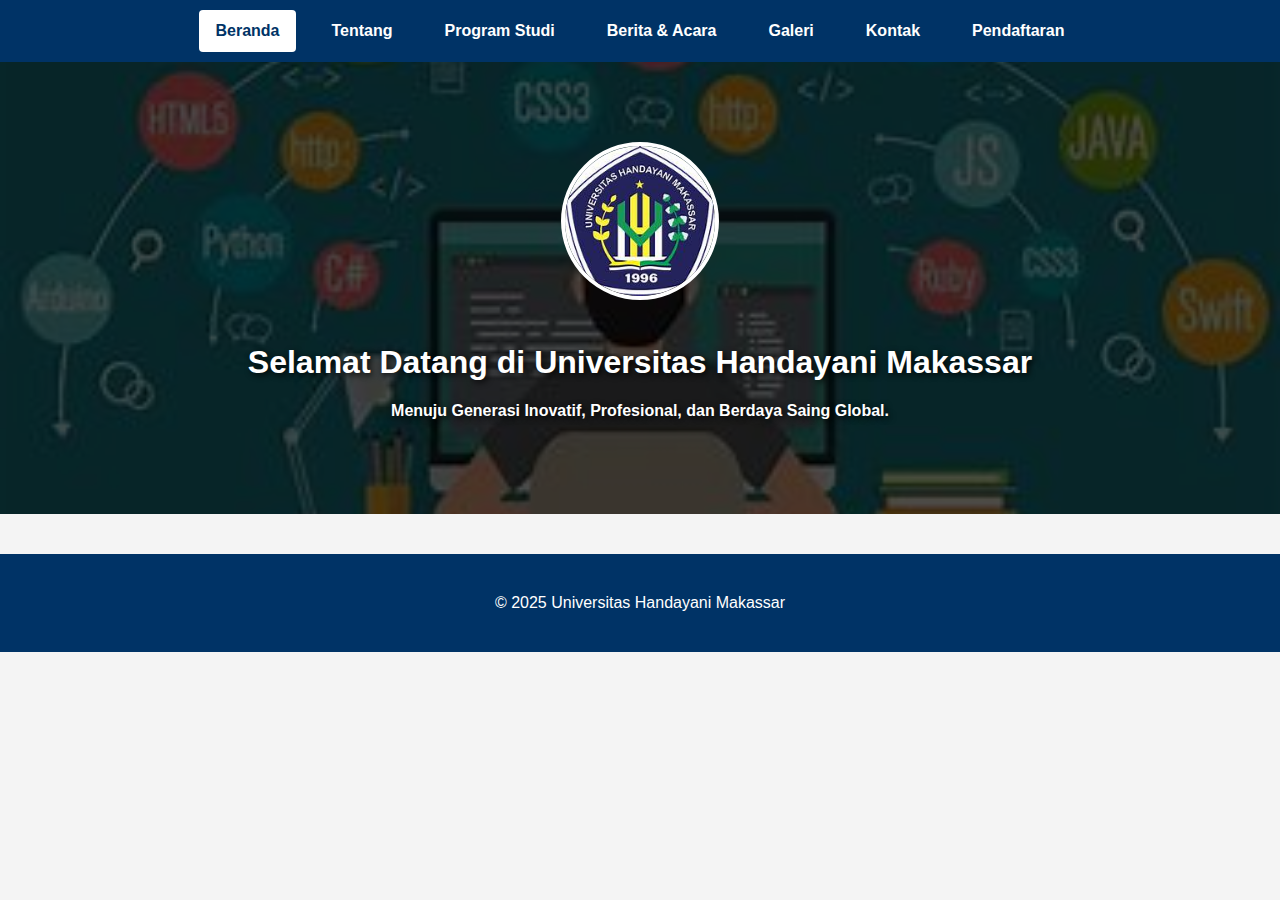
<file: index.html>
<!DOCTYPE html>
<html lang="id">
<head>
  <meta charset="UTF-8">
  <meta name="viewport" content="width=device-width, initial-scale=1.0">
  <title>Beranda - Universitas Handayani Makassar</title>
  <link rel="stylesheet" href="css/style.css">
</head>
<body>

  <!-- Header tanpa logo -->
  <header class="site-header">
    <nav>
      <ul class="nav-menu">
        <li><a href="index.html" class="active">Beranda</a></li>
        <li><a href="about.html">Tentang</a></li>
        <li><a href="programs.html">Program Studi</a></li>
        <li><a href="news.html">Berita & Acara</a></li>
        <li><a href="gallery.html">Galeri</a></li>
        <li><a href="contact.html">Kontak</a></li>
        <li><a href="admission.html">Pendaftaran</a></li>
      </ul>
    </nav>
  </header>

  <!-- Hero section -->
  <main>
    <section class="hero">
      <img src="images/fotokampus.jpg" alt="Logo Universitas Handayani Makassar" class="hero-logo bundar">
      <h1>Selamat Datang di Universitas Handayani Makassar</h1>
      <p>Menuju Generasi Inovatif, Profesional, dan Berdaya Saing Global.</p>
    </section>
  </main>

  <!-- Footer -->
  <footer>
    <p>&copy; 2025 Universitas Handayani Makassar</p>
  </footer>

</body>
</html>
</file>
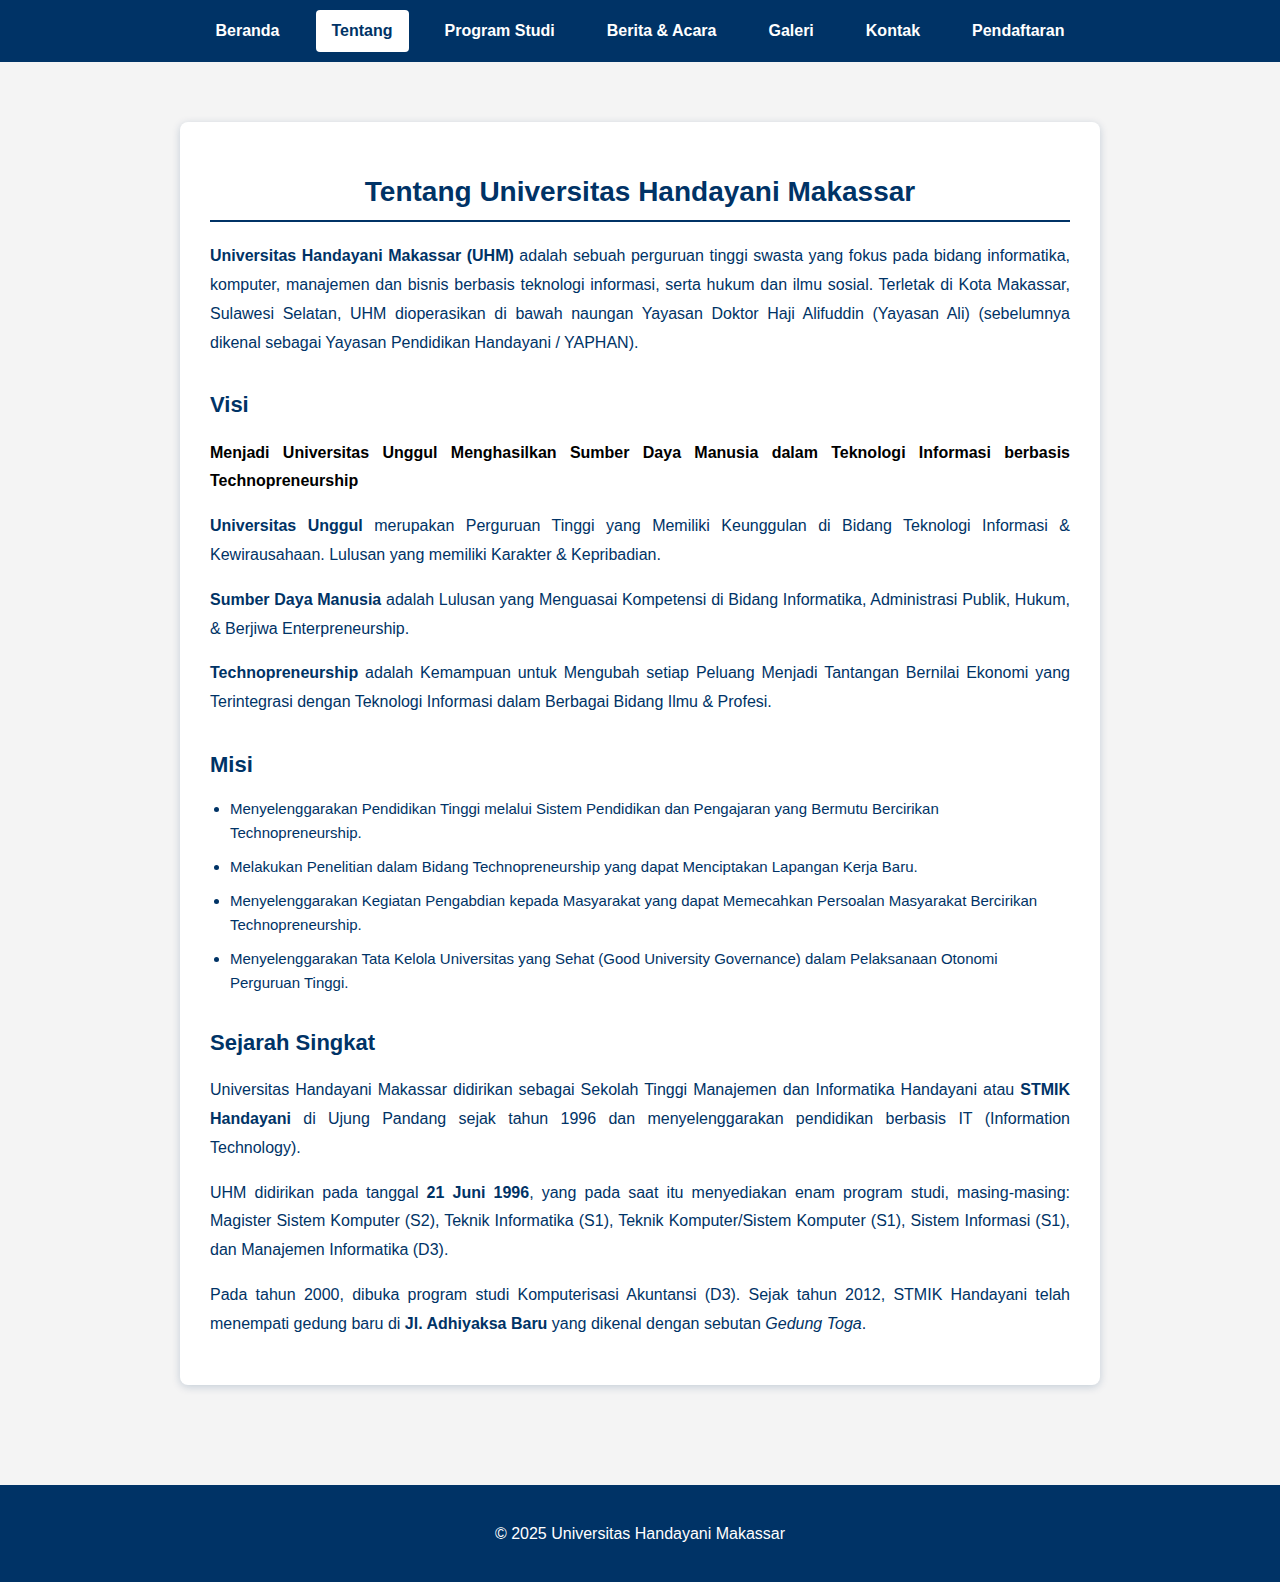
<file: about.html>
<!DOCTYPE html>
<html lang="id">
<head>
  <meta charset="UTF-8">
  <meta name="viewport" content="width=device-width, initial-scale=1">
  <title>Tentang - Universitas Handayani Makassar</title>
  <link rel="stylesheet" href="css/style.css">
</head>
<body>

  <!-- Navigasi -->
  <header>
    <nav>
      <ul class="nav-menu">
        <li><a href="index.html">Beranda</a></li>
        <li><a href="about.html" class="active">Tentang</a></li>
        <li><a href="programs.html">Program Studi</a></li>
        <li><a href="news.html">Berita & Acara</a></li>
        <li><a href="gallery.html">Galeri</a></li>
        <li><a href="contact.html">Kontak</a></li>
        <li><a href="admission.html">Pendaftaran</a></li>
      </ul>
    </nav>
  </header>

  <!-- Konten Utama -->
  <main>
    <div class="container">
      <section class="about">
        <h1>Tentang Universitas Handayani Makassar</h1>

        <p><strong>Universitas Handayani Makassar (UHM)</strong> adalah sebuah perguruan tinggi swasta yang fokus pada bidang informatika, komputer, manajemen dan bisnis berbasis teknologi informasi, serta hukum dan ilmu sosial. Terletak di Kota Makassar, Sulawesi Selatan, UHM dioperasikan di bawah naungan Yayasan Doktor Haji Alifuddin (Yayasan Ali) (sebelumnya dikenal sebagai Yayasan Pendidikan Handayani / YAPHAN).</p>

        <!-- Visi -->
        <h2>Visi</h2>
        <p><strong style="color: black;">Menjadi Universitas Unggul Menghasilkan Sumber Daya Manusia dalam Teknologi Informasi berbasis Technopreneurship</strong></p>
        <p><strong>Universitas Unggul</strong> merupakan Perguruan Tinggi yang Memiliki Keunggulan di Bidang Teknologi Informasi & Kewirausahaan. Lulusan yang memiliki Karakter & Kepribadian.</p>
        <p><strong>Sumber Daya Manusia</strong> adalah Lulusan yang Menguasai Kompetensi di Bidang Informatika, Administrasi Publik, Hukum, & Berjiwa Enterpreneurship.</p>
        <p><strong>Technopreneurship</strong> adalah Kemampuan untuk Mengubah setiap Peluang Menjadi Tantangan Bernilai Ekonomi yang Terintegrasi dengan Teknologi Informasi dalam Berbagai Bidang Ilmu & Profesi.</p>

        <!-- Misi -->
        <h2>Misi</h2>
        <ul>
          <li>Menyelenggarakan Pendidikan Tinggi melalui Sistem Pendidikan dan Pengajaran yang Bermutu Bercirikan Technopreneurship.</li>
          <li>Melakukan Penelitian dalam Bidang Technopreneurship yang dapat Menciptakan Lapangan Kerja Baru.</li>
          <li>Menyelenggarakan Kegiatan Pengabdian kepada Masyarakat yang dapat Memecahkan Persoalan Masyarakat Bercirikan Technopreneurship.</li>
          <li>Menyelenggarakan Tata Kelola Universitas yang Sehat (Good University Governance) dalam Pelaksanaan Otonomi Perguruan Tinggi.</li>
        </ul>

        <!-- Sejarah -->
        <h2>Sejarah Singkat</h2>
        <p>Universitas Handayani Makassar didirikan sebagai Sekolah Tinggi Manajemen dan Informatika Handayani atau <strong>STMIK Handayani</strong> di Ujung Pandang sejak tahun 1996 dan menyelenggarakan pendidikan berbasis IT (Information Technology).</p>
        <p>UHM didirikan pada tanggal <strong>21 Juni 1996</strong>, yang pada saat itu menyediakan enam program studi, masing-masing: Magister Sistem Komputer (S2), Teknik Informatika (S1), Teknik Komputer/Sistem Komputer (S1), Sistem Informasi (S1), dan Manajemen Informatika (D3).</p>
        <p>Pada tahun 2000, dibuka program studi Komputerisasi Akuntansi (D3). Sejak tahun 2012, STMIK Handayani telah menempati gedung baru di <strong>Jl. Adhiyaksa Baru</strong> yang dikenal dengan sebutan <em>Gedung Toga</em>.</p>
      </section>
    </div>
  </main>

  <!-- Footer -->
  <footer>
    <p>&copy; 2025 Universitas Handayani Makassar</p>
  </footer>

</body>
</html>
</file>
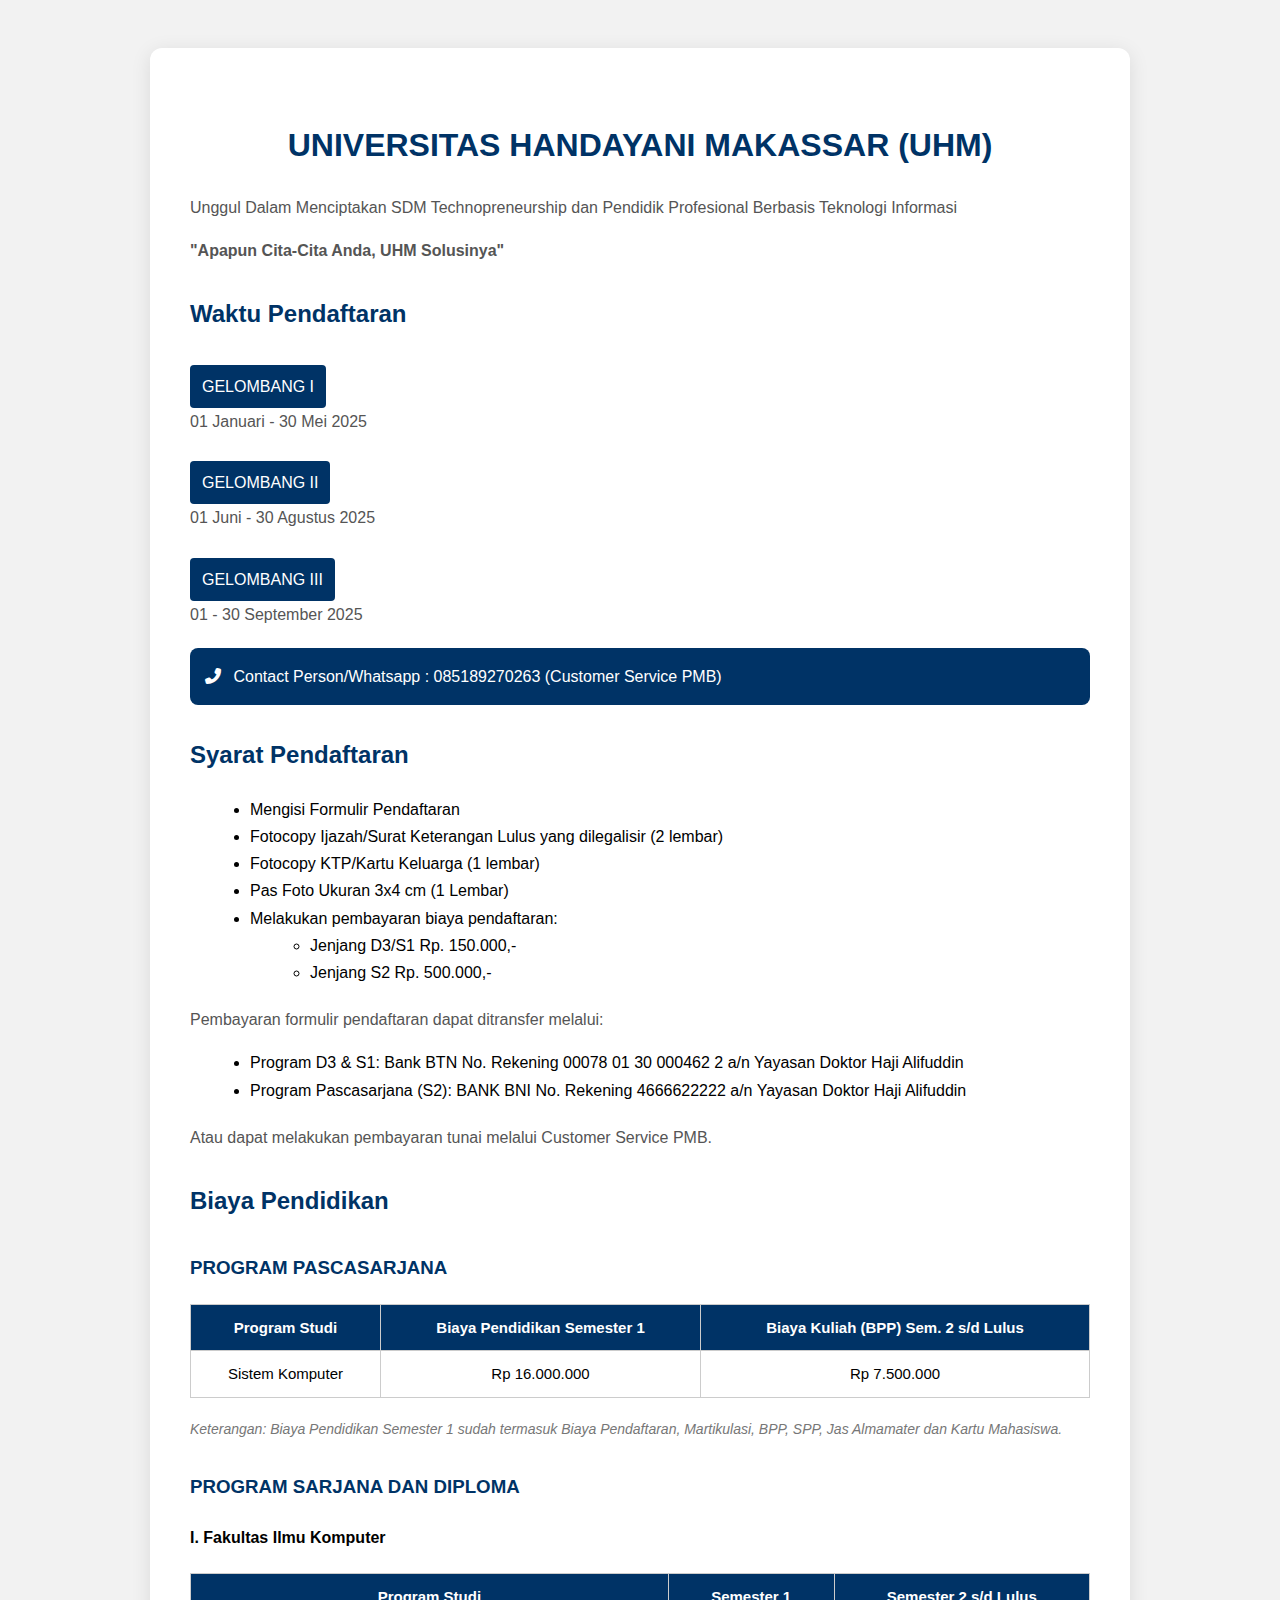
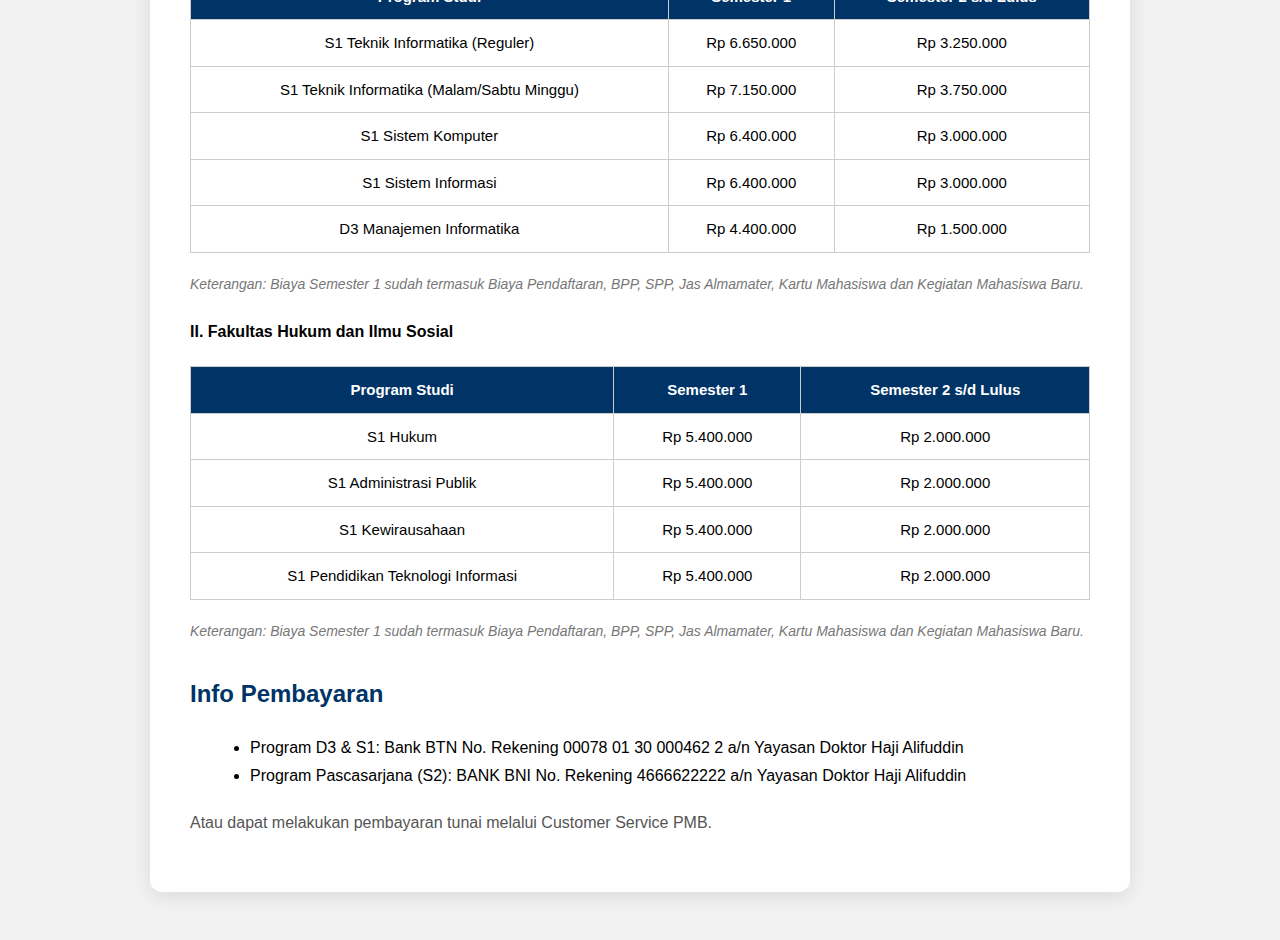
<file: admission.html>
<!DOCTYPE html>
<html lang="id">
<head>
  <meta charset="UTF-8" />
  <title>Pendaftaran Mahasiswa Baru UHM</title>
  <link rel="stylesheet" href="https://cdnjs.cloudflare.com/ajax/libs/font-awesome/6.4.0/css/all.min.css"/>
  <style>
    body {
      background: #f2f2f2;
      font-family: Arial, sans-serif;
      padding: 40px;
      line-height: 1.7;
    }

    .container {
      max-width: 900px;
      margin: 0 auto;
      background: #fff;
      padding: 40px;
      border-radius: 12px;
      box-shadow: 0 4px 20px rgba(0,0,0,0.1);
    }

    h1, h2, h3 {
      color: #003366;
      margin-top: 30px;
    }

    h1 {
      text-align: center;
    }

    p {
      color: #555;
    }

    .highlight {
      background: #003366;
      color: white;
      padding: 8px 12px;
      border-radius: 4px;
      display: inline-block;
      margin-top: 10px;
    }

    ul {
      margin: 0 0 20px 20px;
    }

    table {
      width: 100%;
      border-collapse: collapse;
      margin: 20px 0;
      font-size: 15px;
    }

    table, th, td {
      border: 1px solid #ccc;
    }

    th, td {
      padding: 10px;
      text-align: center;
    }

    th {
      background: #003366;
      color: white;
    }

    .contact {
      margin: 20px 0;
      background: #003366;
      color: white;
      padding: 15px;
      border-radius: 8px;
    }

    .contact i {
      margin-right: 8px;
    }

    .note {
      font-style: italic;
      color: #777;
      font-size: 14px;
    }
  </style>
</head>
<body>
  <div class="container">
    <h1>UNIVERSITAS HANDAYANI MAKASSAR (UHM)</h1>
    <p>Unggul Dalam Menciptakan SDM Technopreneurship dan Pendidik Profesional Berbasis Teknologi Informasi</p>
    <p><strong>"Apapun Cita-Cita Anda, UHM Solusinya"</strong></p>

    <h2>Waktu Pendaftaran</h2>
    <p><span class="highlight">GELOMBANG I</span><br>01 Januari - 30 Mei 2025</p>
    <p><span class="highlight">GELOMBANG II</span><br>01 Juni - 30 Agustus 2025</p>
    <p><span class="highlight">GELOMBANG III</span><br>01 - 30 September 2025</p>

    <div class="contact">
      <i class="fas fa-phone-alt"></i> Contact Person/Whatsapp : 085189270263 (Customer Service PMB)
    </div>

    <h2>Syarat Pendaftaran</h2>
    <ul>
      <li>Mengisi Formulir Pendaftaran</li>
      <li>Fotocopy Ijazah/Surat Keterangan Lulus yang dilegalisir (2 lembar)</li>
      <li>Fotocopy KTP/Kartu Keluarga (1 lembar)</li>
      <li>Pas Foto Ukuran 3x4 cm (1 Lembar)</li>
      <li>Melakukan pembayaran biaya pendaftaran:
        <ul>
          <li>Jenjang D3/S1 Rp. 150.000,-</li>
          <li>Jenjang S2 Rp. 500.000,-</li>
        </ul>
      </li>
    </ul>
    <p>Pembayaran formulir pendaftaran dapat ditransfer melalui:</p>
    <ul>
      <li>Program D3 & S1: Bank BTN No. Rekening 00078 01 30 000462 2 a/n Yayasan Doktor Haji Alifuddin</li>
      <li>Program Pascasarjana (S2): BANK BNI No. Rekening 4666622222 a/n Yayasan Doktor Haji Alifuddin</li>
    </ul>
    <p>Atau dapat melakukan pembayaran tunai melalui Customer Service PMB.</p>

    <h2>Biaya Pendidikan</h2>
    <h3>PROGRAM PASCASARJANA</h3>
    <table>
      <tr>
        <th>Program Studi</th>
        <th>Biaya Pendidikan Semester 1</th>
        <th>Biaya Kuliah (BPP) Sem. 2 s/d Lulus</th>
      </tr>
      <tr>
        <td>Sistem Komputer</td>
        <td>Rp 16.000.000</td>
        <td>Rp 7.500.000</td>
      </tr>
    </table>
    <p class="note">Keterangan: Biaya Pendidikan Semester 1 sudah termasuk Biaya Pendaftaran, Martikulasi, BPP, SPP, Jas Almamater dan Kartu Mahasiswa.</p>

    <h3>PROGRAM SARJANA DAN DIPLOMA</h3>

    <h4>I. Fakultas Ilmu Komputer</h4>
    <table>
      <tr>
        <th>Program Studi</th>
        <th>Semester 1</th>
        <th>Semester 2 s/d Lulus</th>
      </tr>
      <tr>
        <td>S1 Teknik Informatika (Reguler)</td>
        <td>Rp 6.650.000</td>
        <td>Rp 3.250.000</td>
      </tr>
      <tr>
        <td>S1 Teknik Informatika (Malam/Sabtu Minggu)</td>
        <td>Rp 7.150.000</td>
        <td>Rp 3.750.000</td>
      </tr>
      <tr>
        <td>S1 Sistem Komputer</td>
        <td>Rp 6.400.000</td>
        <td>Rp 3.000.000</td>
      </tr>
      <tr>
        <td>S1 Sistem Informasi</td>
        <td>Rp 6.400.000</td>
        <td>Rp 3.000.000</td>
      </tr>
      <tr>
        <td>D3 Manajemen Informatika</td>
        <td>Rp 4.400.000</td>
        <td>Rp 1.500.000</td>
      </tr>
    </table>
    <p class="note">Keterangan: Biaya Semester 1 sudah termasuk Biaya Pendaftaran, BPP, SPP, Jas Almamater, Kartu Mahasiswa dan Kegiatan Mahasiswa Baru.</p>

    <h4>II. Fakultas Hukum dan Ilmu Sosial</h4>
    <table>
      <tr>
        <th>Program Studi</th>
        <th>Semester 1</th>
        <th>Semester 2 s/d Lulus</th>
      </tr>
      <tr>
        <td>S1 Hukum</td>
        <td>Rp 5.400.000</td>
        <td>Rp 2.000.000</td>
      </tr>
      <tr>
        <td>S1 Administrasi Publik</td>
        <td>Rp 5.400.000</td>
        <td>Rp 2.000.000</td>
      </tr>
      <tr>
        <td>S1 Kewirausahaan</td>
        <td>Rp 5.400.000</td>
        <td>Rp 2.000.000</td>
      </tr>
      <tr>
        <td>S1 Pendidikan Teknologi Informasi</td>
        <td>Rp 5.400.000</td>
        <td>Rp 2.000.000</td>
      </tr>
    </table>
    <p class="note">Keterangan: Biaya Semester 1 sudah termasuk Biaya Pendaftaran, BPP, SPP, Jas Almamater, Kartu Mahasiswa dan Kegiatan Mahasiswa Baru.</p>

    <h2>Info Pembayaran</h2>
    <ul>
      <li>Program D3 & S1: Bank BTN No. Rekening 00078 01 30 000462 2 a/n Yayasan Doktor Haji Alifuddin</li>
      <li>Program Pascasarjana (S2): BANK BNI No. Rekening 4666622222 a/n Yayasan Doktor Haji Alifuddin</li>
    </ul>
    <p>Atau dapat melakukan pembayaran tunai melalui Customer Service PMB.</p>
  </div>
</body>
</html>
</file>
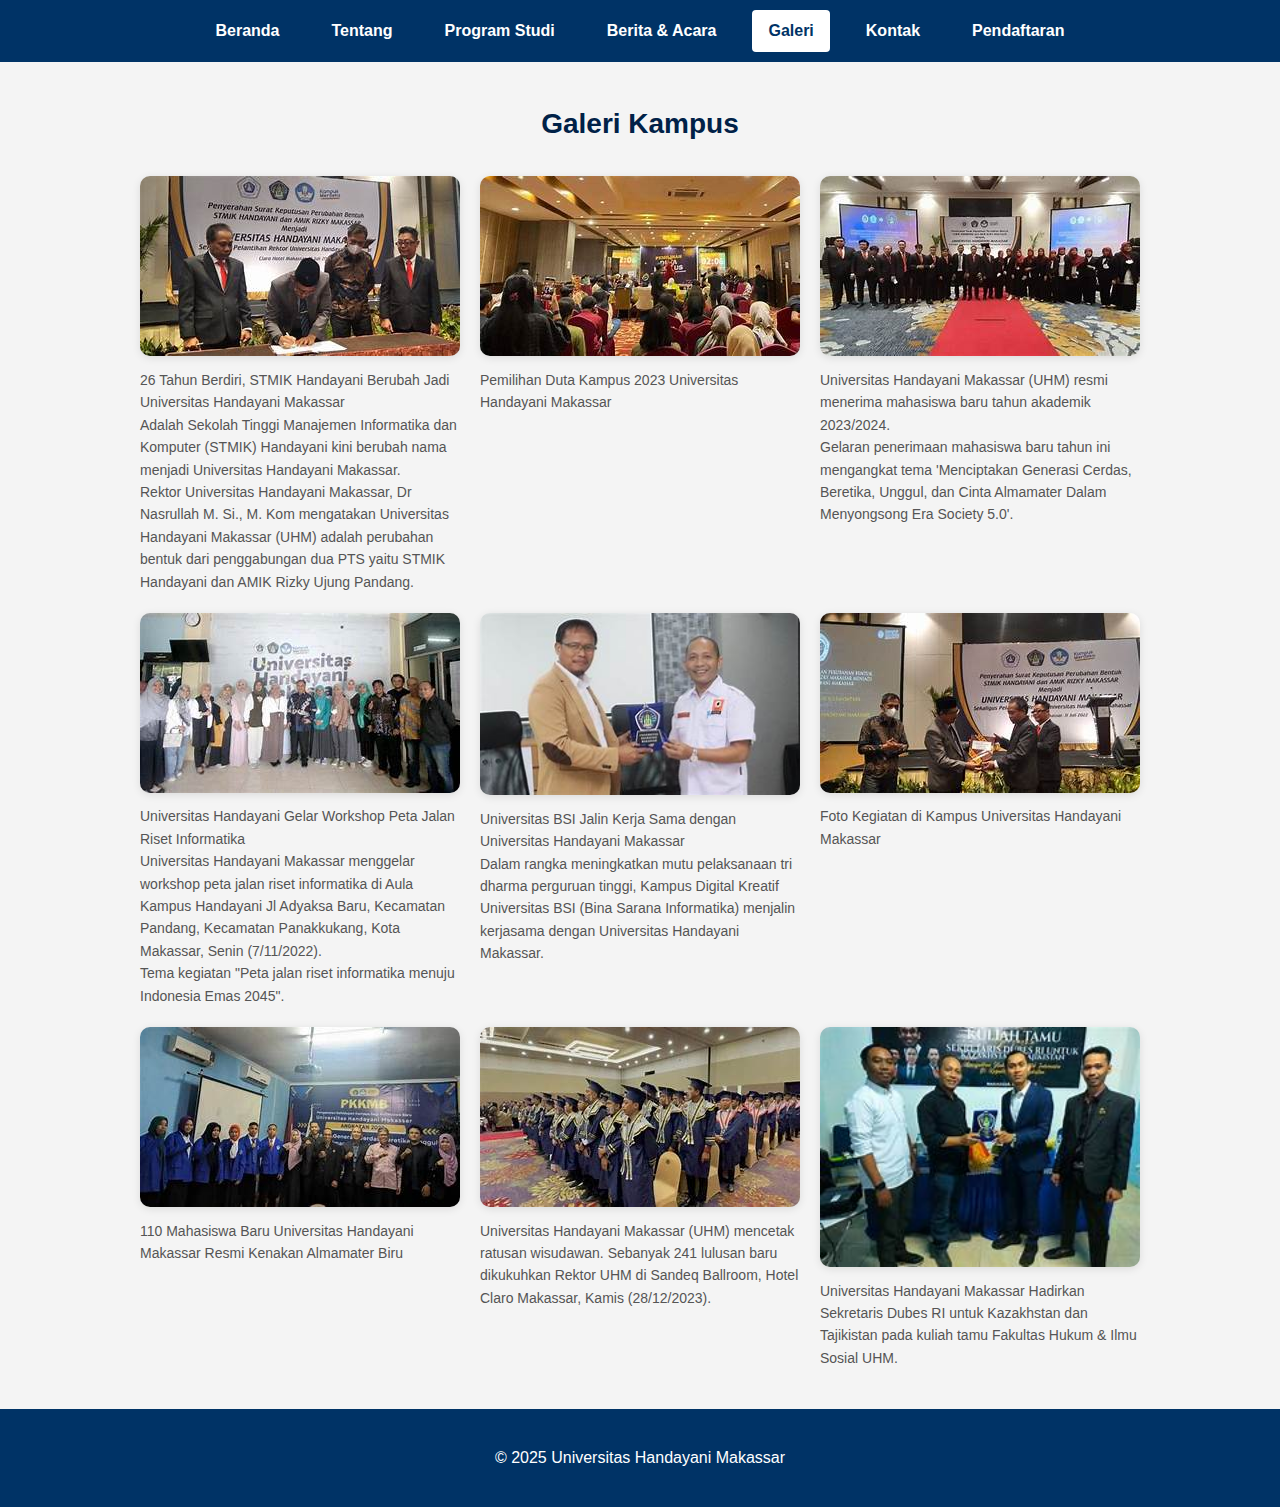
<file: gallery.html>
<!DOCTYPE html>
<html lang="id">
<head>
  <meta charset="UTF-8">
  <title>Galeri Kampus - Universitas Handayani Makassar</title>
  <link rel="stylesheet" href="css/style.css">
  <style>
    .gallery {
      max-width: 1000px;
      margin: 40px auto;
      padding: 0 20px;
    }

    .gallery h1 {
      text-align: center;
      font-size: 28px;
      margin-bottom: 30px;
      color: #002147; /* BIRU NAVY TUA */
    }

    .gallery-grid {
      display: grid;
      grid-template-columns: repeat(auto-fit, minmax(250px, 1fr));
      gap: 20px;
    }

    .gallery-grid img {
      width: 100%;
      height: auto;
      border-radius: 10px;
      box-shadow: 0 2px 8px rgba(0, 0, 0, 0.1);
      transition: transform 0.3s ease;
      cursor: pointer;
    }

    .gallery-grid img:hover {
      transform: scale(1.05);
    }

    .lightbox {
      display: none;
      position: fixed;
      z-index: 999;
      top: 0;
      left: 0;
      width: 100%;
      height: 100%;
      background: rgba(0,0,0,0.8);
      justify-content: center;
      align-items: center;
    }

    .lightbox img {
      max-width: 90%;
      max-height: 80%;
      border-radius: 10px;
      box-shadow: 0 4px 12px rgba(0,0,0,0.4);
    }

    .lightbox:target {
      display: flex;
    }

    .close-lightbox {
      position: absolute;
      top: 30px;
      right: 40px;
      font-size: 30px;
      color: white;
      text-decoration: none;
      font-weight: bold;
    }

    figure {
      margin: 0;
    }

    figcaption {
      font-size: 14px;
      color: #555;
      margin-top: 5px;
    }
  </style>
</head>
<body>

  <!-- Navigasi -->
  <header>
    <nav>
      <ul class="nav-menu">
        <li><a href="index.html">Beranda</a></li>
        <li><a href="about.html">Tentang</a></li>
        <li><a href="programs.html">Program Studi</a></li>
        <li><a href="news.html">Berita & Acara</a></li>
        <li><a href="gallery.html" class="active">Galeri</a></li>
        <li><a href="contact.html">Kontak</a></li>
        <li><a href="admission.html">Pendaftaran</a></li>
      </ul>
    </nav>
  </header>

  <main>
    <section class="gallery">
      <h1>Galeri Kampus</h1>
      <div class="gallery-grid">

        <!-- Gambar 1 -->
        <figure>
          <a href="#img1">
            <img src="images/galeri/gambar1.jpg" alt="Galeri 1">
          </a>
          <figcaption>
            26 Tahun Berdiri, STMIK Handayani Berubah Jadi Universitas Handayani Makassar<br>
            Adalah Sekolah Tinggi Manajemen Informatika dan Komputer (STMIK) Handayani kini berubah nama menjadi Universitas Handayani Makassar.<br>
            Rektor Universitas Handayani Makassar, Dr Nasrullah M. Si., M. Kom mengatakan Universitas Handayani Makassar (UHM) adalah perubahan bentuk dari penggabungan dua PTS yaitu STMIK Handayani dan AMIK Rizky Ujung Pandang.
          </figcaption>
        </figure>

        <!-- Gambar 2 -->
        <figure>
          <a href="#img2">
            <img src="images/galeri/gambar2.jpg" alt="Galeri 2">
          </a>
          <figcaption>Pemilihan Duta Kampus 2023 Universitas Handayani Makassar</figcaption>
        </figure>

        <!-- Gambar 3 -->
        <figure>
          <a href="#img3">
            <img src="images/galeri/gambar3.jpg" alt="Galeri 3">
          </a>
          <figcaption>
            Universitas Handayani Makassar (UHM) resmi menerima mahasiswa baru tahun akademik 2023/2024.<br>
            Gelaran penerimaan mahasiswa baru tahun ini mengangkat tema 'Menciptakan Generasi Cerdas, Beretika, Unggul, dan Cinta Almamater Dalam Menyongsong Era Society 5.0'.
          </figcaption>
        </figure>

        <!-- Gambar 4 -->
        <figure>
          <a href="#img4">
            <img src="images/galeri/gambar4.jpg" alt="Galeri 4">
          </a>
          <figcaption>
            Universitas Handayani Gelar Workshop Peta Jalan Riset Informatika<br>
            Universitas Handayani Makassar menggelar workshop peta jalan riset informatika di Aula Kampus Handayani Jl Adyaksa Baru, Kecamatan Pandang, Kecamatan Panakkukang, Kota Makassar, Senin (7/11/2022).<br>
            Tema kegiatan "Peta jalan riset informatika menuju Indonesia Emas 2045".
          </figcaption>
        </figure>

        <!-- Gambar 5 -->
        <figure>
          <a href="#img5">
            <img src="images/galeri/gambar5.jpg" alt="Galeri 5">
          </a>
          <figcaption>
            Universitas BSI Jalin Kerja Sama dengan Universitas Handayani Makassar<br>
            Dalam rangka meningkatkan mutu pelaksanaan tri dharma perguruan tinggi, Kampus Digital Kreatif Universitas BSI (Bina Sarana Informatika) menjalin kerjasama dengan Universitas Handayani Makassar.
          </figcaption>
        </figure>

        <!-- Gambar 6 -->
        <figure>
          <a href="#img6">
            <img src="images/galeri/gambar6.jpg" alt="Galeri 6">
          </a>
          <figcaption>Foto Kegiatan di Kampus Universitas Handayani Makassar</figcaption>
        </figure>

        <!-- Gambar 7 -->
        <figure>
          <a href="#img7">
            <img src="images/galeri/gambar7.jpg" alt="Galeri 7">
          </a>
          <figcaption>
            110 Mahasiswa Baru Universitas Handayani Makassar Resmi Kenakan Almamater Biru
          </figcaption>
        </figure>

        <!-- Gambar 8 -->
        <figure>
          <a href="#img8">
            <img src="images/galeri/gambar8.jpg" alt="Galeri 8">
          </a>
          <figcaption>
            Universitas Handayani Makassar (UHM) mencetak ratusan wisudawan. Sebanyak 241 lulusan baru dikukuhkan Rektor UHM di Sandeq Ballroom, Hotel Claro Makassar, Kamis (28/12/2023).
          </figcaption>
        </figure>

        <!-- Gambar 9 -->
        <figure>
          <a href="#img9">
            <img src="images/galeri/gambar9.jpg" alt="Galeri 9">
          </a>
          <figcaption>
            Universitas Handayani Makassar Hadirkan Sekretaris Dubes RI untuk Kazakhstan dan Tajikistan pada kuliah tamu Fakultas Hukum & Ilmu Sosial UHM.
          </figcaption>
        </figure>

      </div>

      <!-- Lightbox Elements -->
      <div id="img1" class="lightbox">
        <a href="#" class="close-lightbox">&times;</a>
        <img src="images/galeri/gambar1.jpg" alt="Gambar 1">
      </div>
      <div id="img2" class="lightbox">
        <a href="#" class="close-lightbox">&times;</a>
        <img src="images/galeri/gambar2.jpg" alt="Gambar 2">
      </div>
      <div id="img3" class="lightbox">
        <a href="#" class="close-lightbox">&times;</a>
        <img src="images/galeri/gambar3.jpg" alt="Gambar 3">
      </div>
      <div id="img4" class="lightbox">
        <a href="#" class="close-lightbox">&times;</a>
        <img src="images/galeri/gambar4.jpg" alt="Gambar 4">
      </div>
      <div id="img5" class="lightbox">
        <a href="#" class="close-lightbox">&times;</a>
        <img src="images/galeri/gambar5.jpg" alt="Gambar 5">
      </div>
      <div id="img6" class="lightbox">
        <a href="#" class="close-lightbox">&times;</a>
        <img src="images/galeri/gambar6.jpg" alt="Gambar 6">
      </div>
      <div id="img7" class="lightbox">
        <a href="#" class="close-lightbox">&times;</a>
        <img src="images/galeri/gambar7.jpg" alt="Gambar 7">
      </div>
      <div id="img8" class="lightbox">
        <a href="#" class="close-lightbox">&times;</a>
        <img src="images/galeri/gambar8.jpg" alt="Gambar 8">
      </div>
      <div id="img9" class="lightbox">
        <a href="#" class="close-lightbox">&times;</a>
        <img src="images/galeri/gambar9.jpg" alt="Gambar 9">
      </div>
    </section>
  </main>

  <footer>
    <p>&copy; 2025 Universitas Handayani Makassar</p>
  </footer>

</body>
</html>
</file>
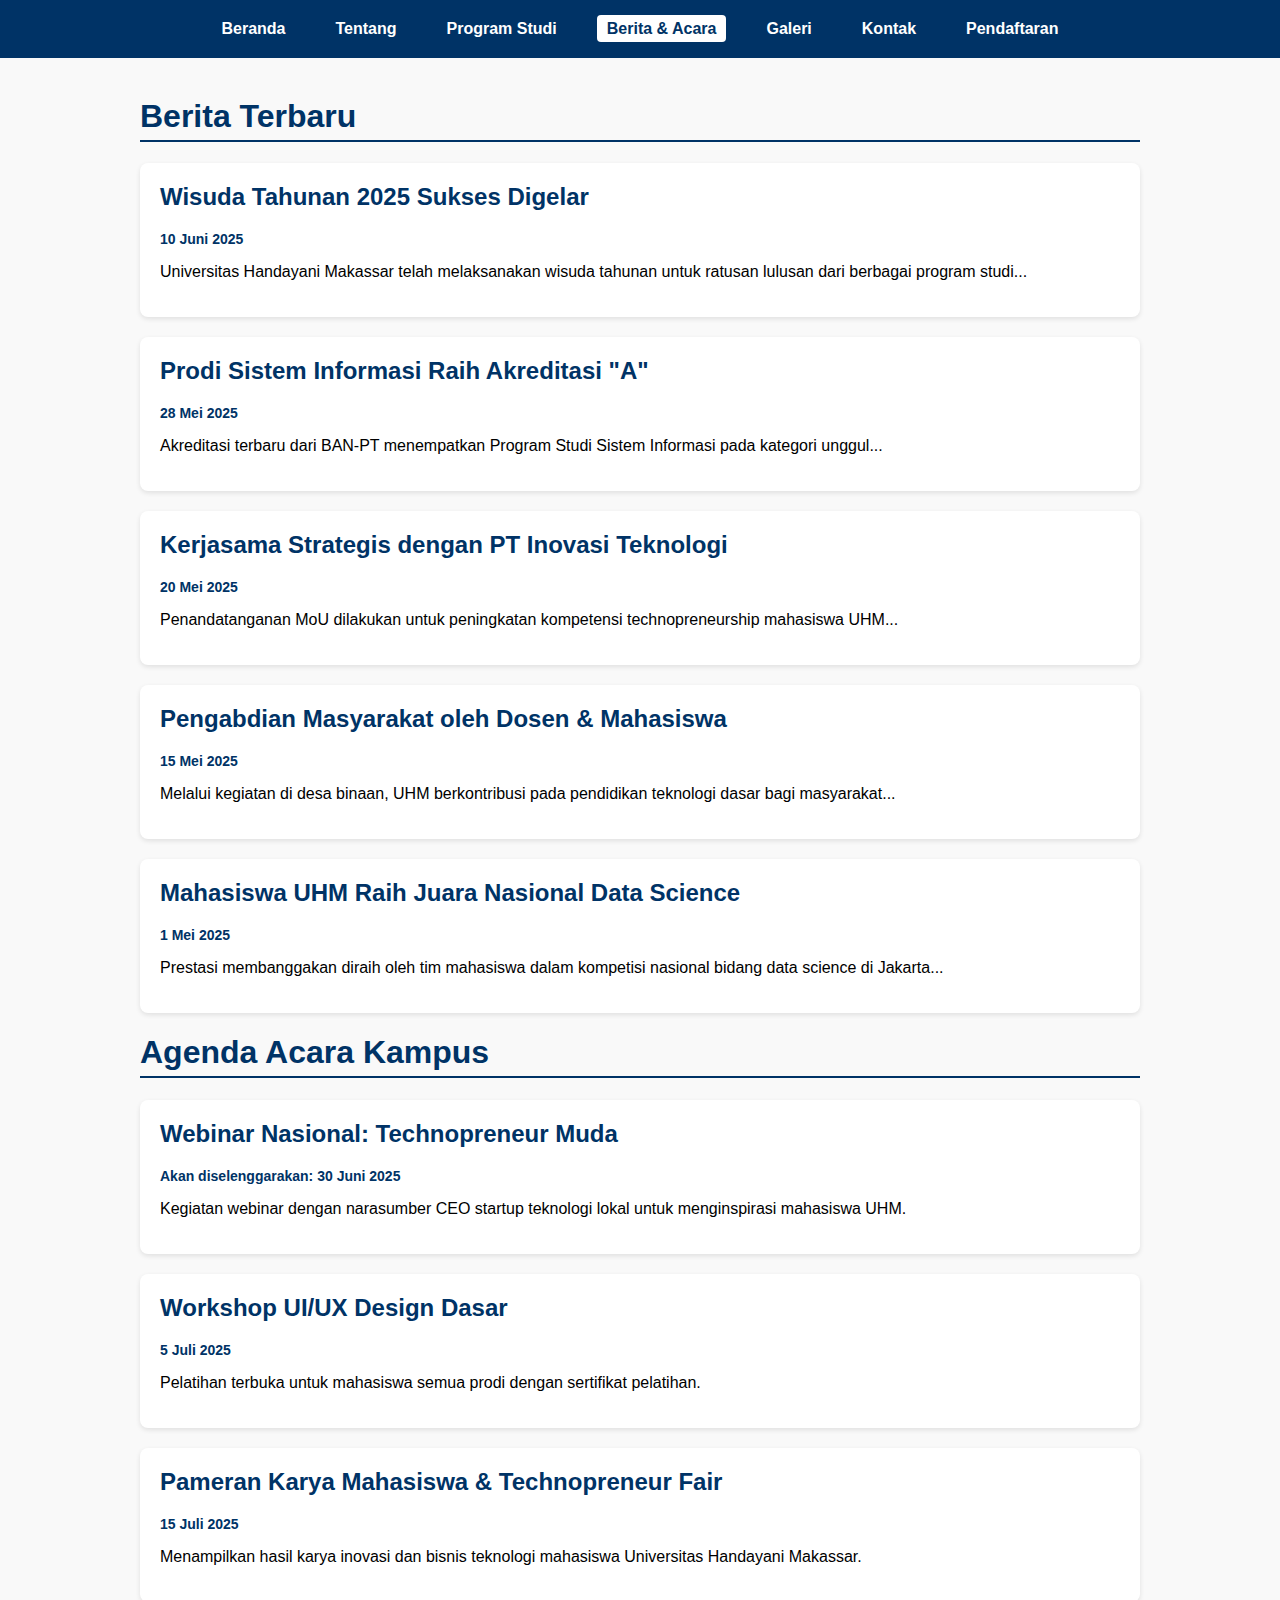
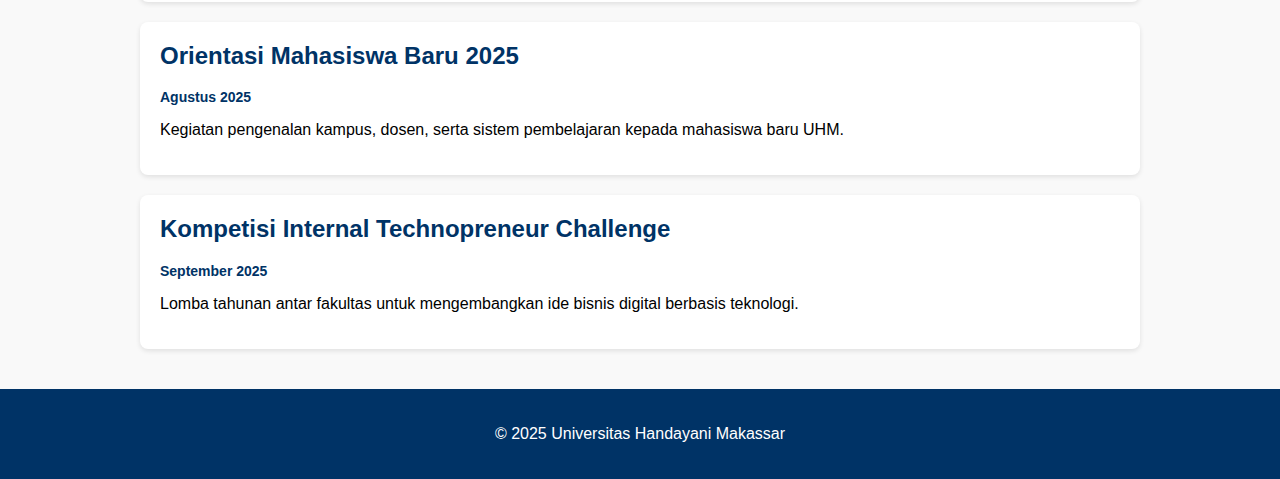
<file: news.html>
<!DOCTYPE html>
<html lang="id">
<head>
  <meta charset="UTF-8">
  <title>Berita & Acara - Universitas Handayani Makassar</title>
  <style>
    body {
      font-family: Arial, sans-serif;
      background: #f9f9f9;
      margin: 0;
      padding: 0;
    }

    header {
      background: #003366; /* NAVY */
      padding: 20px;
    }

    nav .nav-menu {
      list-style: none;
      display: flex;
      justify-content: center;
      margin: 0;
      padding: 0;
    }

    .nav-menu li {
      margin: 0 15px;
    }

    .nav-menu a {
      color: #ffffff;
      text-decoration: none;
      font-weight: bold;
      padding: 5px 10px;
    }

    .nav-menu a.active,
    .nav-menu a:hover {
      background: #ffffff;
      color: #003366; /* NAVY */
      border-radius: 4px;
    }

    .container {
      max-width: 1000px;
      margin: 40px auto;
      padding: 0 20px;
    }

    h1 {
      color: #003366; /* NAVY */
      border-bottom: 2px solid #003366;
      padding-bottom: 5px;
    }

    .news-item, .event-item {
      background: #fff;
      padding: 20px;
      margin-bottom: 20px;
      border-radius: 8px;
      box-shadow: 0 2px 5px rgba(0,0,0,0.1);
    }

    .news-item h2,
    .event-item h2 {
      color: #003366; /* NAVY */
      margin-top: 0;
    }

    .date {
      font-size: 14px;
      color: #003366; /* NAVY */
      font-weight: bold;
    }

    footer {
      background: #003366; /* NAVY */
      color: #fff;
      text-align: center;
      padding: 20px;
      margin-top: 40px;
    }
  </style>
</head>
<body>

  <!-- Navigasi -->
  <header>
    <nav>
      <ul class="nav-menu">
        <li><a href="index.html">Beranda</a></li>
        <li><a href="about.html">Tentang</a></li>
        <li><a href="programs.html">Program Studi</a></li>
        <li><a href="news.html" class="active">Berita & Acara</a></li>
        <li><a href="gallery.html">Galeri</a></li>
        <li><a href="contact.html">Kontak</a></li>
        <li><a href="admission.html">Pendaftaran</a></li>
      </ul>
    </nav>
  </header>

  <main>
    <div class="container">

      <section class="news">
        <h1>Berita Terbaru</h1>

        <article class="news-item">
          <h2>Wisuda Tahunan 2025 Sukses Digelar</h2>
          <p class="date">10 Juni 2025</p>
          <p>Universitas Handayani Makassar telah melaksanakan wisuda tahunan untuk ratusan lulusan dari berbagai program studi...</p>
        </article>

        <article class="news-item">
          <h2>Prodi Sistem Informasi Raih Akreditasi "A"</h2>
          <p class="date">28 Mei 2025</p>
          <p>Akreditasi terbaru dari BAN-PT menempatkan Program Studi Sistem Informasi pada kategori unggul...</p>
        </article>

        <article class="news-item">
          <h2>Kerjasama Strategis dengan PT Inovasi Teknologi</h2>
          <p class="date">20 Mei 2025</p>
          <p>Penandatanganan MoU dilakukan untuk peningkatan kompetensi technopreneurship mahasiswa UHM...</p>
        </article>

        <article class="news-item">
          <h2>Pengabdian Masyarakat oleh Dosen & Mahasiswa</h2>
          <p class="date">15 Mei 2025</p>
          <p>Melalui kegiatan di desa binaan, UHM berkontribusi pada pendidikan teknologi dasar bagi masyarakat...</p>
        </article>

        <article class="news-item">
          <h2>Mahasiswa UHM Raih Juara Nasional Data Science</h2>
          <p class="date">1 Mei 2025</p>
          <p>Prestasi membanggakan diraih oleh tim mahasiswa dalam kompetisi nasional bidang data science di Jakarta...</p>
        </article>
      </section>

      <section class="events">
        <h1>Agenda Acara Kampus</h1>

        <article class="event-item">
          <h2>Webinar Nasional: Technopreneur Muda</h2>
          <p class="date">Akan diselenggarakan: 30 Juni 2025</p>
          <p>Kegiatan webinar dengan narasumber CEO startup teknologi lokal untuk menginspirasi mahasiswa UHM.</p>
        </article>

        <article class="event-item">
          <h2>Workshop UI/UX Design Dasar</h2>
          <p class="date">5 Juli 2025</p>
          <p>Pelatihan terbuka untuk mahasiswa semua prodi dengan sertifikat pelatihan.</p>
        </article>

        <article class="event-item">
          <h2>Pameran Karya Mahasiswa & Technopreneur Fair</h2>
          <p class="date">15 Juli 2025</p>
          <p>Menampilkan hasil karya inovasi dan bisnis teknologi mahasiswa Universitas Handayani Makassar.</p>
        </article>

        <article class="event-item">
          <h2>Orientasi Mahasiswa Baru 2025</h2>
          <p class="date">Agustus 2025</p>
          <p>Kegiatan pengenalan kampus, dosen, serta sistem pembelajaran kepada mahasiswa baru UHM.</p>
        </article>

        <article class="event-item">
          <h2>Kompetisi Internal Technopreneur Challenge</h2>
          <p class="date">September 2025</p>
          <p>Lomba tahunan antar fakultas untuk mengembangkan ide bisnis digital berbasis teknologi.</p>
        </article>
      </section>

    </div>
  </main>

  <footer>
    <p>&copy; 2025 Universitas Handayani Makassar</p>
  </footer>

</body>
</html>
</file>
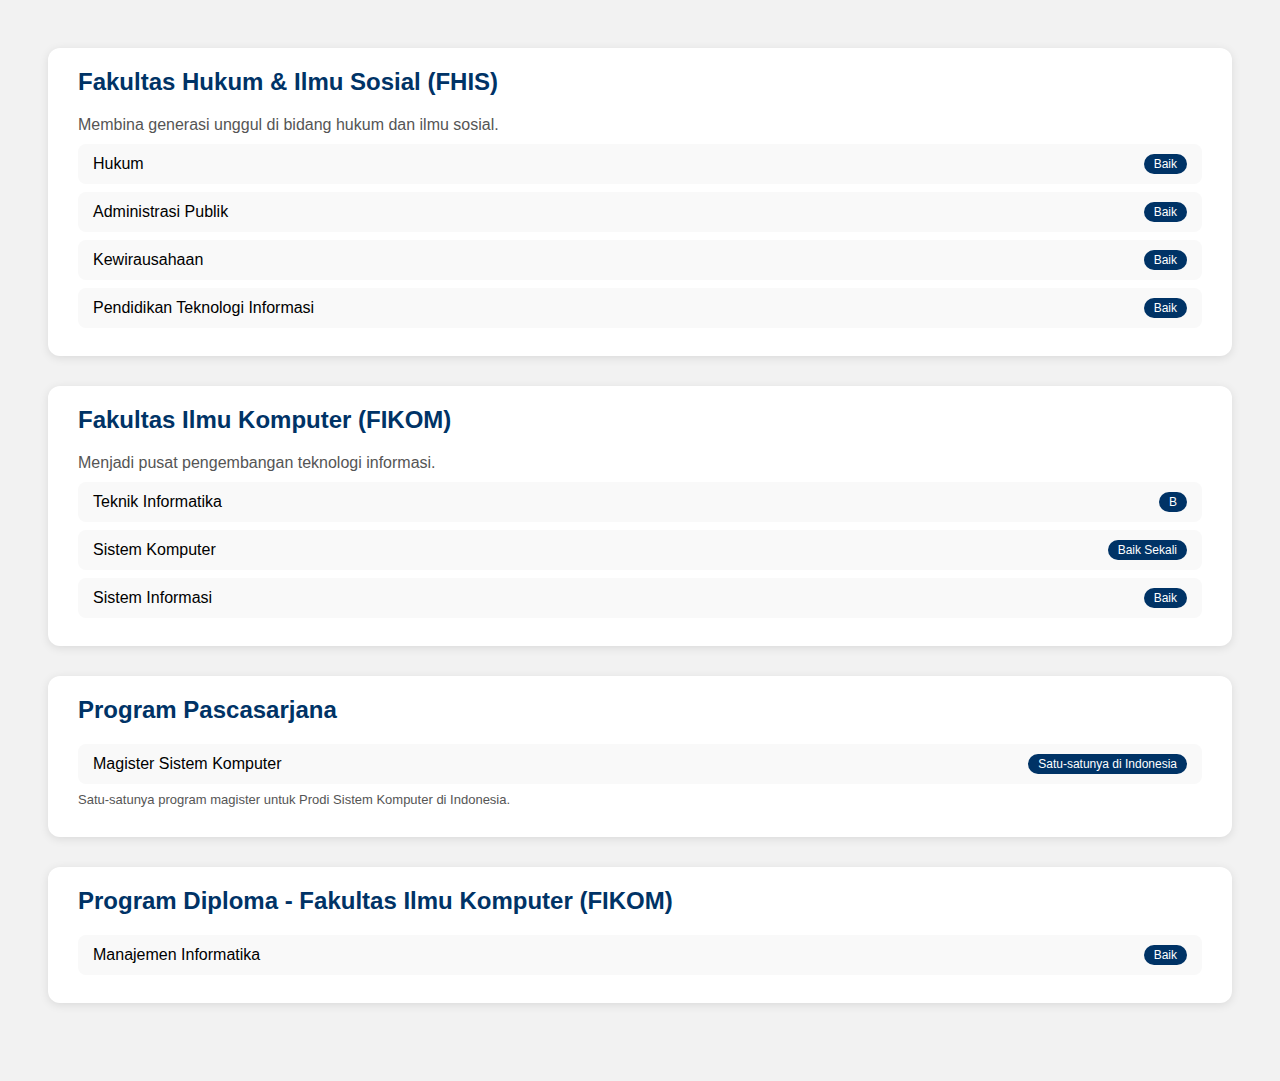
<file: programs.html>
<!DOCTYPE html>
<html lang="id">
<head>
  <meta charset="UTF-8">
  <title>Program Studi - Universitas Handayani Makassar</title>
  <style>
    body {
      font-family: Arial, sans-serif;
      background: #f2f2f2;
      padding: 40px;
    }

    .faculty-card {
      background: #fff;
      border-radius: 12px;
      padding: 20px 30px;
      margin-bottom: 30px;
      box-shadow: 0 2px 10px rgba(0,0,0,0.1);
    }

    .faculty-card h2 {
      color: #003366; /* NAVY */
      margin-top: 0;
    }

    .faculty-card p {
      margin-bottom: 10px;
      color: #555;
    }

    .prodi-list {
      list-style: none;
      padding: 0;
      margin: 0;
    }

    .prodi-list li {
      background: #f9f9f9;
      padding: 10px 15px;
      margin-bottom: 8px;
      border-radius: 8px;
      display: flex;
      justify-content: space-between;
      align-items: center;
    }

    .badge {
      background: #003366; /* NAVY */
      color: white;
      padding: 3px 10px;
      border-radius: 20px;
      font-size: 12px;
    }

    .note {
      font-size: 13px;
      color: #777;
      margin-top: 5px;
    }
  </style>
</head>
<body>

  <!-- Fakultas Hukum & Ilmu Sosial -->
  <div class="faculty-card">
    <h2>Fakultas Hukum & Ilmu Sosial (FHIS)</h2>
    <p>Membina generasi unggul di bidang hukum dan ilmu sosial.</p>
    <ul class="prodi-list">
      <li>Hukum <span class="badge">Baik</span></li>
      <li>Administrasi Publik <span class="badge">Baik</span></li>
      <li>Kewirausahaan <span class="badge">Baik</span></li>
      <li>Pendidikan Teknologi Informasi <span class="badge">Baik</span></li>
    </ul>
  </div>

  <!-- Fakultas Ilmu Komputer -->
  <div class="faculty-card">
    <h2>Fakultas Ilmu Komputer (FIKOM)</h2>
    <p>Menjadi pusat pengembangan teknologi informasi.</p>
    <ul class="prodi-list">
      <li>Teknik Informatika <span class="badge">B</span></li>
      <li>Sistem Komputer <span class="badge">Baik Sekali</span></li>
      <li>Sistem Informasi <span class="badge">Baik</span></li>
    </ul>
  </div>

  <!-- Program Pascasarjana -->
  <div class="faculty-card">
    <h2>Program Pascasarjana</h2>
    <ul class="prodi-list">
      <li>
        Magister Sistem Komputer 
        <span class="badge">Satu-satunya di Indonesia</span>
      </li>
    </ul>
    <p class="note">Satu-satunya program magister untuk Prodi Sistem Komputer di Indonesia.</p>
  </div>

  <!-- Program Diploma Fakultas Ilmu Komputer -->
  <div class="faculty-card">
    <h2>Program Diploma - Fakultas Ilmu Komputer (FIKOM)</h2>
    <ul class="prodi-list">
      <li>Manajemen Informatika <span class="badge">Baik</span></li>
    </ul>
  </div>

</body>
</html>
</file>
<file: css/style.css>
/* =====================
   Reset & Gaya Umum
===================== */
body {
  font-family: Arial, sans-serif;
  margin: 0;
  padding: 0;
  background-color: #f4f4f4;
  line-height: 1.6;
  color: #333;
}

h1, h2, h3 {
  color: #003366; /* NAVY seragam */
}

/* Kontainer Umum */
.container {
  max-width: 960px;
  margin: 0 auto;
  padding: 20px;
  width: 90%;
  box-sizing: border-box;
}

/* =====================
   Navigasi
===================== */
header,
header.site-header {
  background-color: #003366; /* NAVY seragam */
  padding: 10px 20px;
}

.nav-menu {
  list-style: none;
  display: flex;
  justify-content: center;
  flex-wrap: wrap;
  gap: 20px;
  margin: 0;
  padding: 0;
}

.nav-menu li a {
  color: white;
  text-decoration: none;
  padding: 8px 16px;
  display: block;
  font-weight: bold;
  border-radius: 4px;
  transition: background-color 0.3s, color 0.3s;
}

.nav-menu li a.active {
  background-color: #ffffff; /* Tab aktif putih */
  color: #003366; /* Teks NAVY */
}

.nav-menu li a:hover {
  background-color: #002244; /* NAVY lebih gelap */
  color: white;
}

/* =====================
   Hero Section
===================== */
.hero {
  background-image: url('../images/coding.jpg');
  background-size: cover;
  background-position: center;
  padding: 80px 20px;
  text-align: center;
  color: white;
  position: relative;
  overflow: hidden;
  background-color: #000;
}

.hero::before {
  content: "";
  position: absolute;
  top: 0;
  left: 0;
  width: 100%;
  height: 100%;
  background-color: rgba(0, 0, 0, 0.7);
  z-index: 0;
}

.hero * {
  position: relative;
  z-index: 2;
}

.hero h1, .hero p {
  color: white;
  text-shadow: 2px 2px 6px rgba(0, 0, 0, 0.9);
  font-weight: bold;
  margin: 10px 0;
}

.hero-logo {
  width: 150px;
  height: 150px;
  object-fit: cover;
  border-radius: 50%;
  margin-bottom: 20px;
  border: 4px solid white;
  z-index: 3;
}

.bundar {
  border-radius: 50%;
}

/* =====================
   ABOUT Section
===================== */
.about {
  background-color: #ffffff;
  padding: 30px;
  margin: 40px auto;
  box-shadow: 0 2px 8px rgba(0, 51, 102, 0.2); /* Shadow navy */
  border-radius: 8px;
}

.about h1 {
  font-size: 28px;
  margin-bottom: 20px;
  text-align: center;
  color: #003366; /* NAVY */
  border-bottom: 2px solid #003366;
  padding-bottom: 5px;
}

.about h2 {
  font-size: 22px;
  margin-top: 30px;
  margin-bottom: 15px;
  color: #003366; /* NAVY */
}

.about p {
  margin-bottom: 16px;
  font-size: 16px;
  text-align: justify;
  line-height: 1.8;
  color: #003366; /* NAVY */
}

.about ul {
  padding-left: 20px;
  margin-top: 10px;
  margin-bottom: 20px;
}

.about ul li {
  margin-bottom: 10px;
  font-size: 15px;
  line-height: 1.6;
  color: #003366; /* NAVY */
}

/* =====================
   Footer
===================== */
footer {
  text-align: center;
  padding: 20px;
  background-color: #003366; /* NAVY seragam */
  color: white;
  margin-top: 40px;
}

/* =====================
   Responsive
===================== */
@media (max-width: 768px) {
  .hero {
    padding: 40px 10px;
  }

  .hero-logo {
    width: 100px;
    height: 100px;
  }

  .nav-menu {
    flex-direction: column;
    align-items: center;
  }

  .about {
    padding: 20px 15px;
    margin: 20px 10px;
  }

  .about h1 {
    font-size: 22px;
  }

  .about h2 {
    font-size: 18px;
  }

  .about p,
  .about ul li {
    font-size: 14px;
  }
}

/* =====================
   Bagian Berita & Acara
===================== */
.news, .events {
  margin: 40px 0;
}

.news-item, .event-item {
  background-color: #ffffff;
  border-radius: 8px;
  box-shadow: 0 2px 8px rgba(0, 0, 0, 0.1);
  padding: 20px 25px;
  margin-bottom: 25px;
  transition: transform 0.3s ease, box-shadow 0.3s ease;
}

.news-item:hover, .event-item:hover {
  transform: translateY(-4px);
  box-shadow: 0 6px 16px rgba(0, 0, 0, 0.15);
}

.news-item h2, .event-item h2 {
  color: #003366; /* NAVY */
  font-size: 20px;
  margin-bottom: 10px;
}

.news-item p.date, .event-item p.date {
  font-size: 14px;
  color: #888;
  margin-bottom: 10px;
}

.news-item p, .event-item p {
  font-size: 16px;
  color: #444;
  line-height: 1.6;
}

.news h1, .events h1 {
  font-size: 26px;
  color: #1abc9c; /* Hijau aksen */
  text-align: center;
  margin-bottom: 30px;
}

@media (max-width: 768px) {
  .news-item, .event-item {
    padding: 15px 18px;
  }

  .news-item h2, .event-item h2 {
    font-size: 18px;
  }

  .news h1, .events h1 {
    font-size: 22px;
  }
}

/* =====================
   Lightbox Overlay
===================== */
.lightbox {
  display: none;
  position: fixed;
  z-index: 999;
  top: 0;
  left: 0;
  width: 100%;
  height: 100%;
  background: rgba(0,0,0,0.8);
  justify-content: center;
  align-items: center;
}

.lightbox img {
  max-width: 90%;
  max-height: 80%;
  border-radius: 10px;
  box-shadow: 0 4px 12px rgba(0,0,0,0.4);
}

.lightbox:target {
  display: flex;
}

.close-lightbox {
  position: absolute;
  top: 30px;
  right: 40px;
  font-size: 30px;
  color: white;
  text-decoration: none;
  font-weight: bold;
}
</file>
